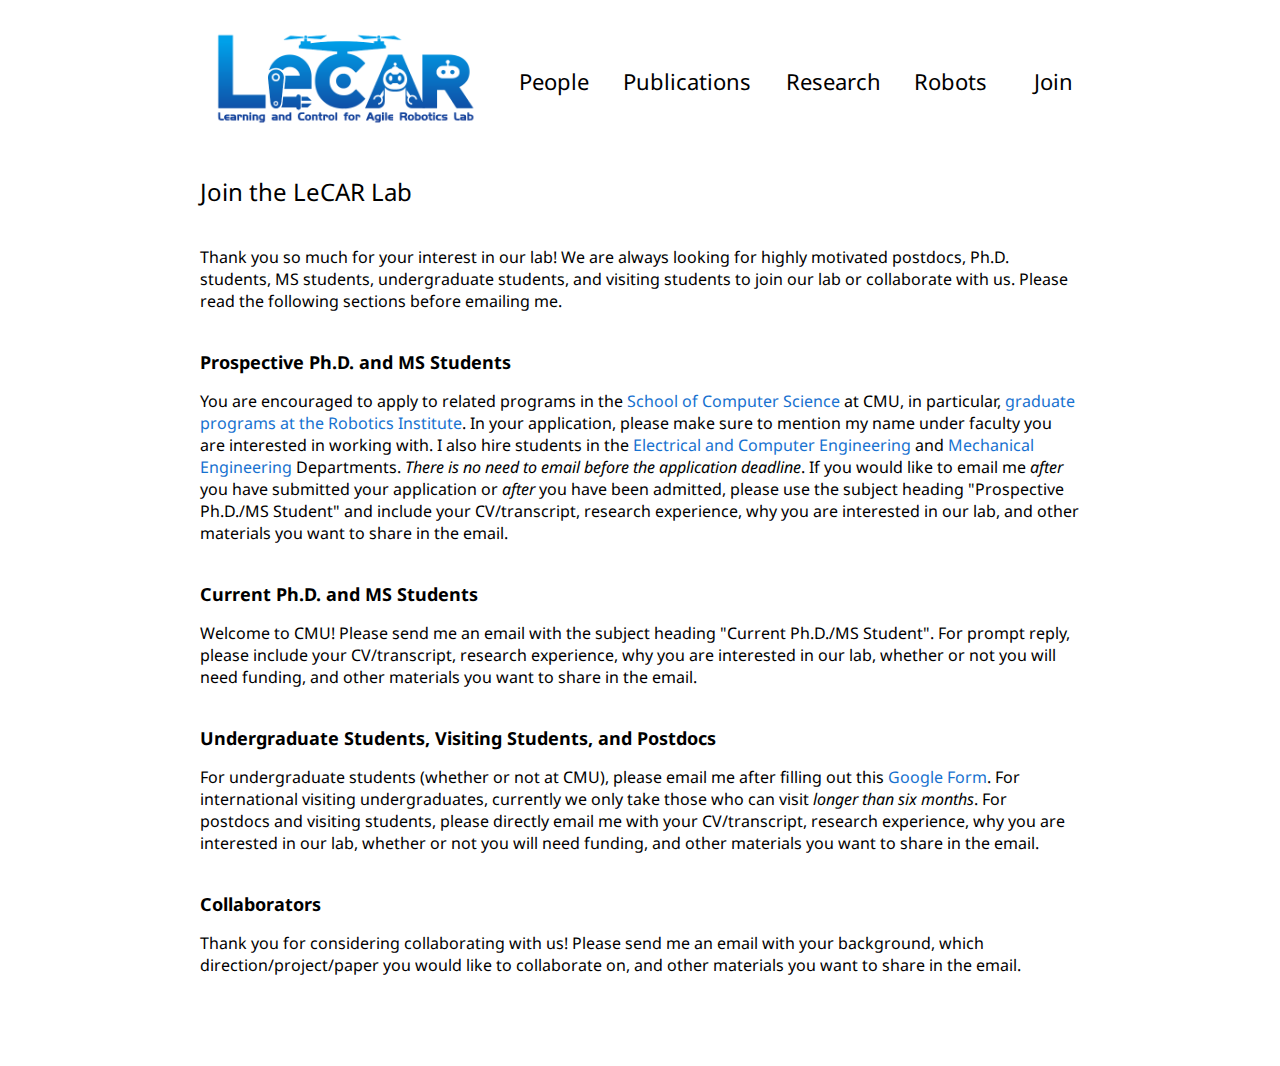
<file: join.html>
<!DOCTYPE html>
<html lang="en">


<head>
    <meta charset="UTF-8">
    <meta name="viewport" content="width=900">
    <title>Join</title>
    <link rel="stylesheet" href="styles.css">
    <link rel="icon" href="assets/icon.jpg">
    <link href="https://fonts.googleapis.com/css?family=Google+Sans|Castoro"
        rel="stylesheet">
    <link href="https://fonts.googleapis.com/css?family=Noto+Sans:400,700,400italic,700italic"
        rel="stylesheet">    
    <!-- <link href='http://fonts.googleapis.com/css?family=Lato:400,700,400italic,700italic' rel='stylesheet'> -->
    <link rel="stylesheet" href="https://cdnjs.cloudflare.com/ajax/libs/font-awesome/5.15.3/css/all.min.css">
</head>


<body>
    <table width="900" border="0" align="center" cellspacing="0" cellpadding="20">
    <tr>
        <td style="width:25%; vertical-align:middle; padding-right: 10px;">
            <a href="index.html"><img src="assets/logo.png" height="100"></a>
        </td>

        <td style="width:15%; vertical-align:middle; text-align:center; padding-right: 5px;">
            <a href="people.html" style="font-size: 22px; color:black">People</a>
        </td>

        <td style="width:15%; vertical-align:middle; text-align:center; padding-right: 10px;">
            <a href="publications.html" style="font-size: 22px; color:black">Publications</a>
        </td>

        <td style="width:15%; vertical-align:middle; text-align:center; padding-right: 0px;">
            <a href="research.html" style="font-size: 22px; color:black">Research</a>
        </td>

        <td style="width:15%; vertical-align:middle; text-align:center; padding-right: 0px;">
            <a href="robots.html" style="font-size: 22px; color:black">Robots</a>
        </td>

        <td style="width:15%; vertical-align:middle; text-align:center; padding-right: 0px;">
            <a href="join.html" style="font-size: 22px; color:black">Join</a>
        </td>
    </tr>
    </table>

    <br>

    <table width="880" border="0" align="center" cellspacing="0" cellpadding="0">
    <tr>
        <td width="100%" valign="middle">
            <heading>Join the LeCAR Lab</heading>
        </td>
    </tr>
    </table>

    <br>

    <table width="880" border="0" align="center" cellspacing="0" cellpadding="0">
    <tr>
        <td width="100%" valign="middle">
            <p> Thank you so much for your interest in our lab! We are always looking for highly motivated postdocs, Ph.D. students, MS students, undergraduate students, and visiting students to join our lab or collaborate with us. Please read the following sections before emailing me.
            </p>
        </td>
    </tr>
    </table>

    <br>

    <table width="880" border="0" align="center" cellspacing="0" cellpadding="0">
    <tr>
        <td width="100%" valign="middle">
        <p style="font-size: 18px; font-weight: 700; margin-top: 0; margin-bottom: 0">Prospective Ph.D. and MS Students</p>
        <p> You are encouraged to apply to related programs in the <a href="https://www.cs.cmu.edu/academics/overview-programs" target="_blank">School of Computer Science</a> at CMU, in particular, <a href="https://www.ri.cmu.edu/ri-education/" target="_blank">graduate programs at the Robotics Institute</a>. In your application, please make sure to mention my name under faculty you are interested in working with. I also hire students in the <a href="https://www.ece.cmu.edu/" target="_blank">Electrical and Computer Engineering</a> and <a href="https://www.meche.engineering.cmu.edu/" target="_blank">Mechanical Engineering</a> Departments. <em>There is no need to email before the application deadline</em>. If you would like to email me <em>after</em> you have submitted your application or <em>after</em> you have been admitted, please use the subject heading "Prospective Ph.D./MS Student" and include your CV/transcript, research experience, why you are interested in our lab, and other materials you want to share in the email.
        </p>
        </td>
    </tr>
    </table>

    <br>

    <table width="880" border="0" align="center" cellspacing="0" cellpadding="0">
    <tr>
        <td width="100%" valign="middle">
        <p style="font-size: 18px; font-weight: 700; margin-top: 0; margin-bottom: 0">Current Ph.D. and MS Students</p>
        <p> Welcome to CMU! Please send me an email with the subject heading "Current Ph.D./MS Student". For prompt reply, please include your CV/transcript, research experience, why you are interested in our lab, whether or not you will need funding, and other materials you want to share in the email. 
        </p>
        </td>
    </tr>
    </table>

    <br>

    <table width="880" border="0" align="center" cellspacing="0" cellpadding="0">
    <tr>
        <td width="100%" valign="middle">
        <p style="font-size: 18px; font-weight: 700; margin-top: 0; margin-bottom: 0">Undergraduate Students, Visiting Students, and Postdocs</p>
        <p> For undergraduate students (whether or not at CMU), please email me after filling out this <a href="https://forms.gle/p8VZCHk78tU7FeBE8" target="_blank">Google Form</a>. For international visiting undergraduates, currently we only take those who can visit <em>longer than six months</em>. For postdocs and visiting students, please directly email me with your CV/transcript, research experience, why you are interested in our lab, whether or not you will need funding, and other materials you want to share in the email.
        </p>
        </td>
    </tr>
    </table>

    <br>

    <table width="880" border="0" align="center" cellspacing="0" cellpadding="0">
    <tr>
        <td width="100%" valign="middle">
        <p style="font-size: 18px; font-weight: 700; margin-top: 0; margin-bottom: 0">Collaborators</p>
        <p> Thank you for considering collaborating with us! Please send me an email with your background, which direction/project/paper you would like to collaborate on, and other materials you want to share in the email.
        </p>
        </td>
    </tr>
    </table>

    <br>
    <br>
    <br>

</body>


</html>
</file>
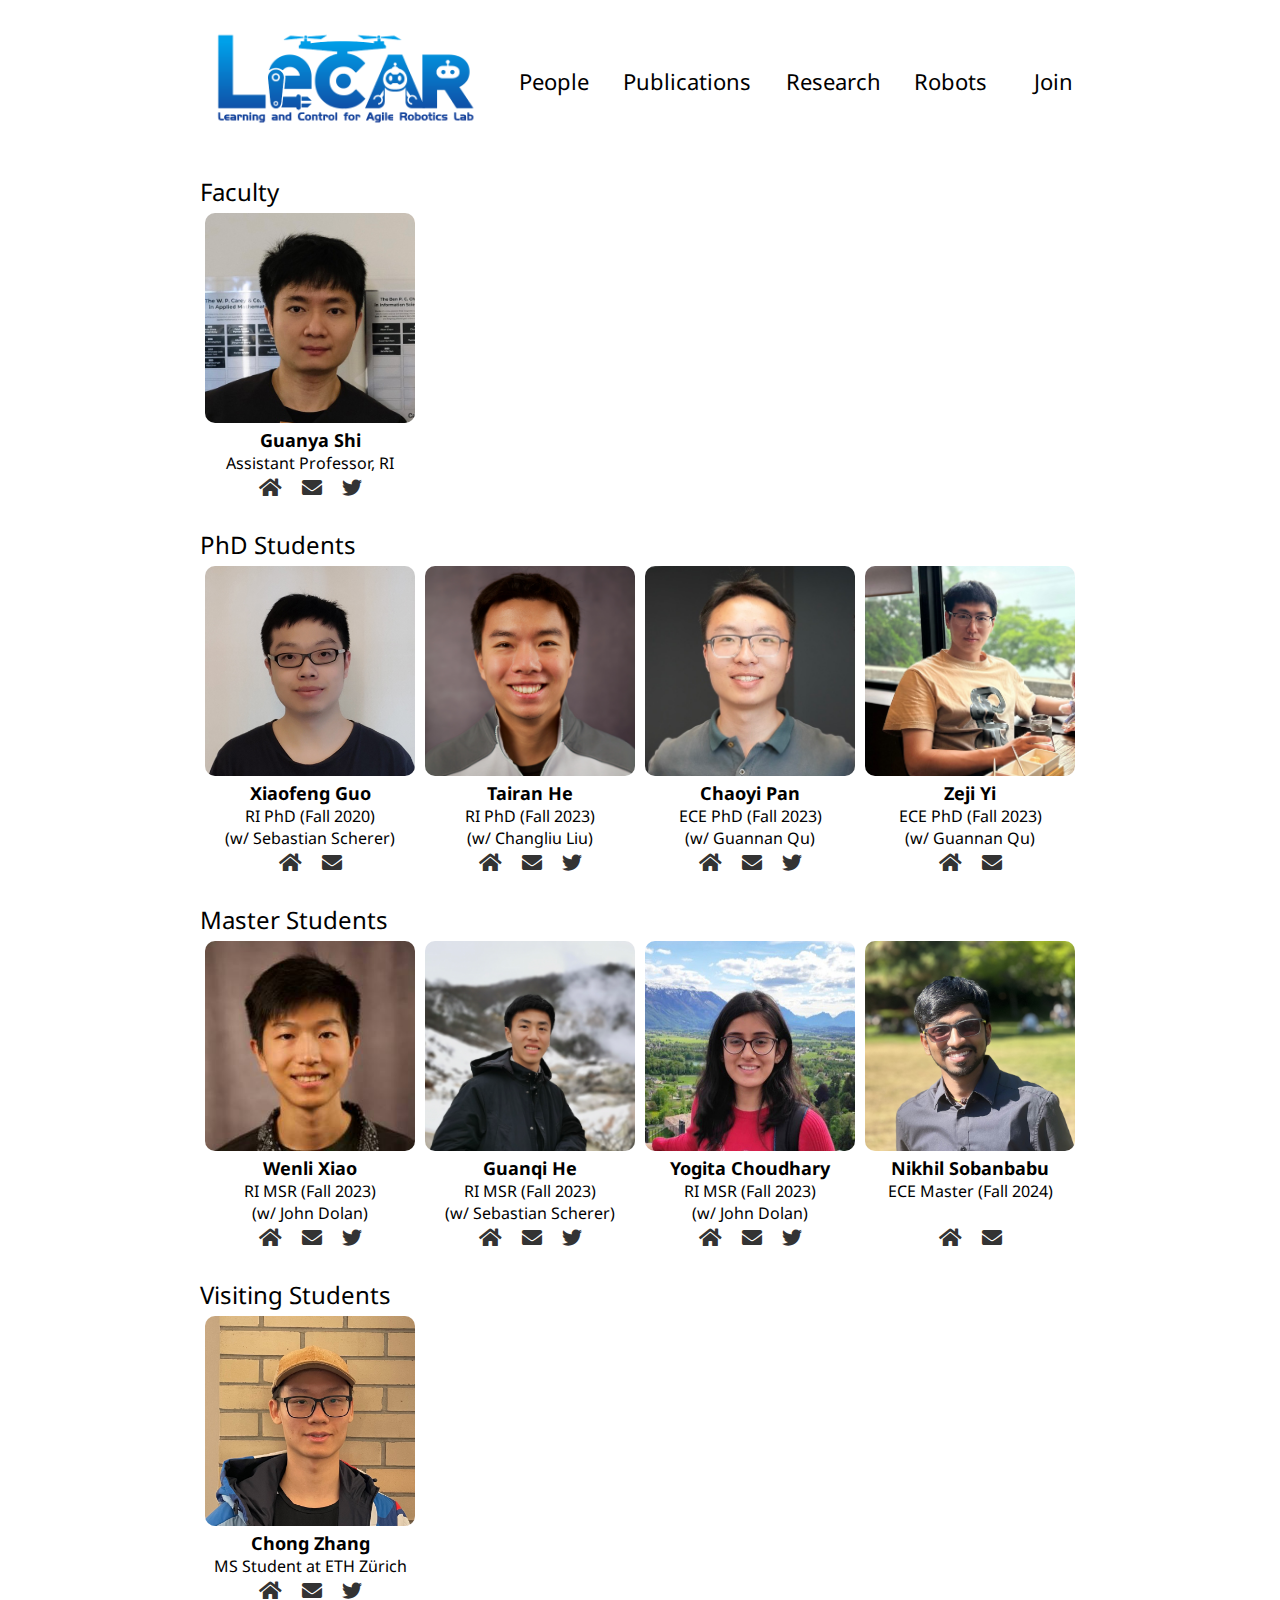
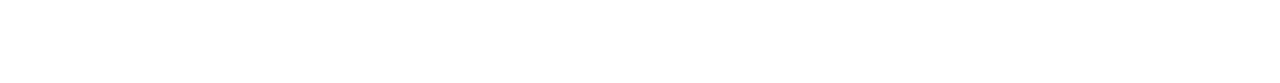
<file: people.html>
<!DOCTYPE html>
<html lang="en">


<head>
    <meta charset="UTF-8">
    <meta name="viewport" content="width=900">
    <title>People</title>
    <link rel="stylesheet" href="styles.css">
    <link rel="icon" href="assets/icon.jpg">
    <link href="https://fonts.googleapis.com/css?family=Google+Sans|Castoro"
        rel="stylesheet">
    <link href="https://fonts.googleapis.com/css?family=Noto+Sans:400,700,400italic,700italic"
        rel="stylesheet">    
    <!-- <link href='http://fonts.googleapis.com/css?family=Lato:400,700,400italic,700italic' rel='stylesheet'> -->
    <link rel="stylesheet" href="https://cdnjs.cloudflare.com/ajax/libs/font-awesome/5.15.3/css/all.min.css">
</head>


<body>
    <table width="900" border="0" align="center" cellspacing="0" cellpadding="20">
    <tr>
        <td style="width:25%; vertical-align:middle; padding-right: 10px;">
            <a href="index.html"><img src="assets/logo.png" height="100"></a>
        </td>

        <td style="width:15%; vertical-align:middle; text-align:center; padding-right: 5px;">
            <a href="people.html" style="font-size: 22px; color:black">People</a>
        </td>

        <td style="width:15%; vertical-align:middle; text-align:center; padding-right: 10px;">
            <a href="publications.html" style="font-size: 22px; color:black">Publications</a>
        </td>

        <td style="width:15%; vertical-align:middle; text-align:center; padding-right: 0px;">
            <a href="research.html" style="font-size: 22px; color:black">Research</a>
        </td>

        <td style="width:15%; vertical-align:middle; text-align:center; padding-right: 0px;">
            <a href="robots.html" style="font-size: 22px; color:black">Robots</a>
        </td>

        <td style="width:15%; vertical-align:middle; text-align:center; padding-right: 0px;">
            <a href="join.html" style="font-size: 22px; color:black">Join</a>
        </td>
    </tr>
    </table>

    <br>

    <table width="880" border="0" align="center" cellspacing="0" cellpadding="0">
    <tr>
        <td width="100%" valign="middle">
            <heading>Faculty</heading>
        </td>
    </tr>
    </table>
    
    <table width="880" border="0" align="center" cellspacing="0" cellpadding="5">
    <tr>
        <td width="25%" valign="middle">
            <img src="people/Guanya_Commencement.jpg" width='100%' style="border-radius: 10px">
            <p align="center" style="font-size: 18px; font-weight: 700; margin-top: 0; margin-bottom: 0">Guanya Shi</p>
            <p align="center" style="margin-top: 0; margin-bottom: 0">Assistant Professor, RI</p>
            <div class="social-icons-small">
                <a href="http://www.gshi.me/" target="_blank" aria-label="Homepage">
                    <i class="fas fa-home"></i>
                </a>
                <a href="mailto:guanyas@andrew.cmu.edu" target="_blank" aria-label="Email">
                    <i class="fas fa-envelope"></i>
                </a>
                <a href="https://twitter.com/GuanyaShi" target="_blank" aria-label="Twitter">
                    <i class="fab fa-twitter"></i>
                </a>
            </div>
        </td>
        <td width="25%" valign="middle">
        </td>
        <td width="25%" valign="middle">
        </td>
        <td width="25%" valign="middle">
        </td>
    </tr>
    </table>

    <br>

    <table width="880" border="0" align="center" cellspacing="0" cellpadding="0">
    <tr>
        <td width="100%" valign="middle">
            <heading>PhD Students</heading>
        </td>
    </tr>
    </table>
    
    <table width="880" border="0" align="center" cellspacing="0" cellpadding="5">
    <tr>
        <td width='25%' valign="middle">
            <img src="people/Xiaofeng.jpg" width='100%' style="border-radius: 10px">
            <p align="center" style="font-size: 18px; font-weight: 700; margin-top: 0; margin-bottom: 0">Xiaofeng Guo</p>
            <p align="center" style="margin-top: 0; margin-bottom: 0">RI PhD (Fall 2020)</p>
            <p align="center" style="margin-top: 0; margin-bottom: 0">(w/ Sebastian Scherer)</p>            
            <div class="social-icons-small">
                <a href="https://xiaofeng-guo.github.io/" target="_blank" aria-label="Homepage">
                    <i class="fas fa-home"></i>
                </a>
                <a href="mailto:xguo2@andrew.cmu.edu" target="_blank" aria-label="Email">
                    <i class="fas fa-envelope"></i>
                </a>
            </div>
        </td>

        <td width='25%' valign="middle">
            <img src="people/Tairan.jpg" width='100%' style="border-radius: 10px">
            <p align="center" style="font-size: 18px; font-weight: 700; margin-top: 0; margin-bottom: 0">Tairan He</p>
            <p align="center" style="margin-top: 0; margin-bottom: 0">RI PhD (Fall 2023)</p>
            <p align="center" style="margin-top: 0; margin-bottom: 0">(w/ Changliu Liu)</p>
            <div class="social-icons-small">
                <a href="https://tairanhe.com/" target="_blank" aria-label="Homepage">
                    <i class="fas fa-home"></i>
                </a>
                <a href="mailto:tairanh@andrew.cmu.edu" target="_blank" aria-label="Email">
                    <i class="fas fa-envelope"></i>
                </a>
                <a href="https://twitter.com/TairanHe99" target="_blank" aria-label="Twitter">
                    <i class="fab fa-twitter"></i>
                </a>
            </div>
        </td>

        <td width='25%' valign="middle">
            <img src="people/Chaoyi.jpg" width='100%' style="border-radius: 10px">
            <p align="center" style="font-size: 18px; font-weight: 700; margin-top: 0; margin-bottom: 0">Chaoyi Pan</p>
            <p align="center" style="margin-top: 0; margin-bottom: 0">ECE PhD (Fall 2023)</p>
            <p align="center" style="margin-top: 0; margin-bottom: 0">(w/ Guannan Qu)</p>
            <div class="social-icons-small">
                <a href="http://www.panchaoyi.com/" target="_blank" aria-label="Homepage">
                    <i class="fas fa-home"></i>
                </a>
                <a href="mailto:chaoyip@andrew.cmu.edu" target="_blank" aria-label="Email">
                    <i class="fas fa-envelope"></i>
                </a>
                <a href="https://twitter.com/ChaoyiPan" target="_blank" aria-label="Twitter">
                    <i class="fab fa-twitter"></i>
                </a>
            </div>
        </td>

        <td width='25%' valign="middle">
            <img src="people/Zeji.jpg" width='100%' style="border-radius: 10px">
            <p align="center" style="font-size: 18px; font-weight: 700; margin-top: 0; margin-bottom: 0">Zeji Yi</p>
            <p align="center" style="margin-top: 0; margin-bottom: 0">ECE PhD (Fall 2023)</p>
            <p align="center" style="margin-top: 0; margin-bottom: 0">(w/ Guannan Qu)</p>
            <div class="social-icons-small">
                <a href="http://iscoyizj.github.io/" target="_blank" aria-label="Homepage">
                    <i class="fas fa-home"></i>
                </a>
                <a href="mailto:zejiy@andrew.cmu.edu" target="_blank" aria-label="Email">
                    <i class="fas fa-envelope"></i>
                </a>
            </div>
        </td>
    </tr>
    </table>

    <br>

    <table width="880" border="0" align="center" cellspacing="0" cellpadding="0">
    <tr>
        <td width="100%" valign="middle">
            <heading>Master Students</heading>
        </td>
    </tr>
    </table>
    
    <table width="880" border="0" align="center" cellspacing="0" cellpadding="5">
    <tr>
        <td width="25%" valign="middle">
            <img src="people/Wenli.jpg" width='100%' style="border-radius: 10px">
            <p align="center" style="font-size: 18px; font-weight: 700; margin-top: 0; margin-bottom: 0">Wenli Xiao</p>
            <p align="center" style="margin-top: 0; margin-bottom: 0">RI MSR (Fall 2023)</p>
            <p align="center" style="margin-top: 0; margin-bottom: 0">(w/ John Dolan)</p>
            <div class="social-icons-small">
                <a href="https://wenlixiao-cs.github.io/" target="_blank" aria-label="Homepage">
                    <i class="fas fa-home"></i>
                </a>
                <a href="mailto:wxiao2@andrew.cmu.edu" target="_blank" aria-label="Email">
                    <i class="fas fa-envelope"></i>
                </a>
                <a href="https://twitter.com/RandyXiao_" target="_blank" aria-label="Twitter">
                    <i class="fab fa-twitter"></i>
                </a>
            </div>
        </td>

        <td width="25%" valign="middle">
            <img src="people/Guanqi.jpg" width='100%' style="border-radius: 10px">
            <p align="center" style="font-size: 18px; font-weight: 700; margin-top: 0; margin-bottom: 0">Guanqi He</p>
            <p align="center" style="margin-top: 0; margin-bottom: 0">RI MSR (Fall 2023)</p>
            <p align="center" style="margin-top: 0; margin-bottom: 0">(w/ Sebastian Scherer)</p>
            <div class="social-icons-small">
                <a href="https://guanqihe.github.io/" target="_blank" aria-label="Homepage">
                    <i class="fas fa-home"></i>
                </a>
                <a href="mailto:guanqihe@andrew.cmu.edu" target="_blank" aria-label="Email">
                    <i class="fas fa-envelope"></i>
                </a>
                <a href="https://twitter.com/guanqi_he" target="_blank" aria-label="Twitter">
                    <i class="fab fa-twitter"></i>
                </a>
            </div>
        </td>

        <td width="25%" valign="middle">
            <img src="people/Yogita.jpg" width='100%' style="border-radius: 10px">
            <p align="center" style="font-size: 18px; font-weight: 700; margin-top: 0; margin-bottom: 0">Yogita Choudhary</p>
            <p align="center" style="margin-top: 0; margin-bottom: 0">RI MSR (Fall 2023)</p>
            <p align="center" style="margin-top: 0; margin-bottom: 0">(w/ John Dolan)</p>
            <div class="social-icons-small">
                <a href="https://www.linkedin.com/in/yogita-choudhary-2b48b015a/" target="_blank" aria-label="Homepage">
                    <i class="fas fa-home"></i>
                </a>
                <a href="mailto:ychoudha@andrew.cmu.edu" target="_blank" aria-label="Email">
                    <i class="fas fa-envelope"></i>
                </a>
                <a href="https://twitter.com/The_Xplorer9" target="_blank" aria-label="Twitter">
                    <i class="fab fa-twitter"></i>
                </a>
            </div>
        </td>
        
        <td width="25%" valign="middle">
            <img src="people/Nikhil.jpg" width='100%' style="border-radius: 10px">
            <p align="center" style="font-size: 18px; font-weight: 700; margin-top: 0; margin-bottom: 0">Nikhil Sobanbabu</p>
            <p align="center" style="margin-top: 0; margin-bottom: 0">ECE Master (Fall 2024)</p>
            <p align="center" style="margin-top: 0; margin-bottom: 0">&nbsp</p>
            <div class="social-icons-small">
                <a href="https://nike353.github.io/" target="_blank" aria-label="Homepage">
                    <i class="fas fa-home"></i>
                </a>
                <a href="mailto:nsobanba@andrew.cmu.edu" target="_blank" aria-label="Email">
                    <i class="fas fa-envelope"></i>
                </a>
            </div>
        </td>
    </tr>
    </table>

    <br>

    <table width="880" border="0" align="center" cellspacing="0" cellpadding="0">
    <tr>
        <td width="100%" valign="middle">
            <heading>Visiting Students</heading>
        </td>
    </tr>
    </table>
    
    <table width="880" border="0" align="center" cellspacing="0" cellpadding="5">
    <tr>
        <td width="25%" valign="middle">
            <img src="people/Chong.png" width='100%' style="border-radius: 10px">
            <p align="center" style="font-size: 18px; font-weight: 700; margin-top: 0; margin-bottom: 0">Chong Zhang</p>
            <p align="center" style="margin-top: 0; margin-bottom: 0">MS Student at ETH Zürich</p>
            <div class="social-icons-small">
                <a href="https://zita-ch.github.io/" target="_blank" aria-label="Homepage">
                    <i class="fas fa-home"></i>
                </a>
                <a href="chozhang@student.ethz.ch" target="_blank" aria-label="Email">
                    <i class="fas fa-envelope"></i>
                </a>
                <a href="https://twitter.com/ChongZitaZhang" target="_blank" aria-label="Twitter">
                    <i class="fab fa-twitter"></i>
                </a>
            </div>
        </td>
        
        <td width="25%" valign="middle">
        </td>

        <td width="25%" valign="middle">
        </td>
        
        <td width="25%" valign="middle">
        </td>
    </tr>
    </table>

    <!--  
    <br>

   <table width="880" border="0" align="center" cellspacing="0" cellpadding="0">
    <tr>
        <td width="100%" valign="middle">
            <heading>Collaborators</heading>
        </td>
    </tr>
    </table>
    
    <table width="880" border="0" align="center" cellspacing="0" cellpadding="5">
    <tr>
        <td width="25%" valign="middle">
            <img src="people/Mohammad.png" width='100%' style="border-radius: 10px">
            <p align="center" style="font-size: 18px; font-weight: 700; margin-top: 0; margin-bottom: 0">Mohammadreza Mousaei</p>
            <p align="center" style="margin-top: 0; margin-bottom: 0">RI PhD</p>
            <div class="social-icons-small">
                <a href="https://www.cs.cmu.edu/~mmousaei/" target="_blank" aria-label="Homepage">
                    <i class="fas fa-home"></i>
                </a>
                <a href="mailto:mmousaei@andrew.cmu.edu" target="_blank" aria-label="Email">
                    <i class="fas fa-envelope"></i>
                </a>
                <a href="https://twitter.com/mmousaei77" target="_blank" aria-label="Twitter">
                    <i class="fab fa-twitter"></i>
                </a>
            </div>
        </td>
        
        <td width="25%" valign="middle">
        </td>

        <td width="25%" valign="middle">
        </td>
        
        <td width="25%" valign="middle">
        </td>
    </tr>
    </table>
    -->

    <br>
    <br>
    <br>

</body>

</html>
</file>
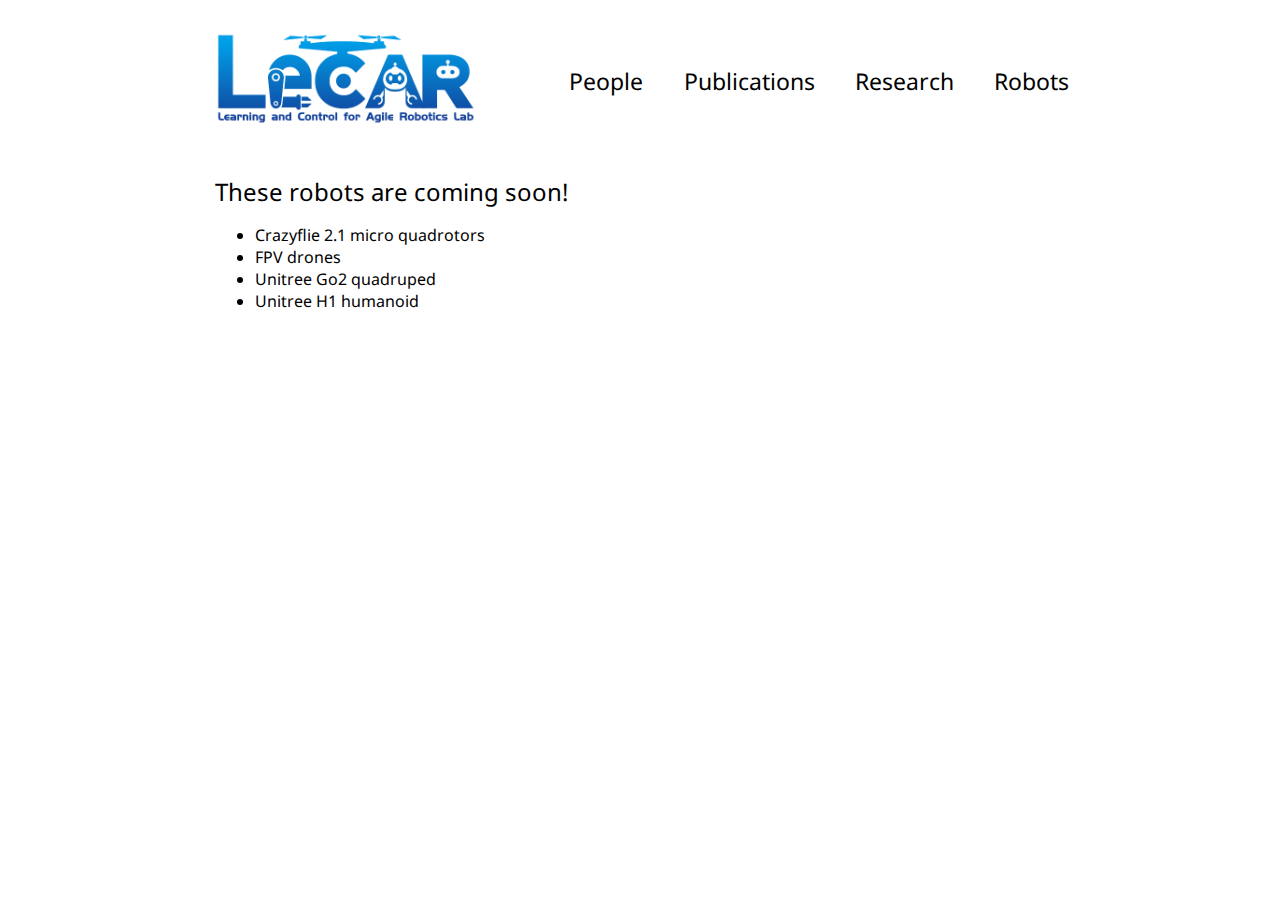
<file: robots.html>
<!DOCTYPE html>
<html lang="en">


<head>
    <meta charset="UTF-8">
    <meta name="viewport" content="width=device-width, initial-scale=1.0">
    <title>Robots</title>
    <link rel="stylesheet" href="styles.css">
    <link rel="icon" href="assets/icon.jpg">
    <link href="https://fonts.googleapis.com/css?family=Google+Sans|Castoro"
        rel="stylesheet">
    <link href="https://fonts.googleapis.com/css?family=Noto+Sans:400,700,400italic,700italic"
        rel="stylesheet">    
    <!-- <link href='http://fonts.googleapis.com/css?family=Lato:400,700,400italic,700italic' rel='stylesheet'> -->
    <link rel="stylesheet" href="https://cdnjs.cloudflare.com/ajax/libs/font-awesome/5.15.3/css/all.min.css">
</head>


<body>
    <table width="900" border="0" align="center" cellspacing="0" cellpadding="20">
    <tr>
        <td width="20%" valign="middle">
            <a href="index.html"><img src="assets/logo.png" height="100"></a>
        </td>
        <td width="20%" valign="middle"></td>
        <td width="15%" valign="middle">
            <a href="people.html" style="font-size: 23px; color:black">People</a>
        </td>
        <td width="15%" valign="middle">
            <a href="publications.html" style="font-size: 23px; color:black">Publications</a>
        </td>
        <td width="15%" valign="middle">
            <a href="research.html" style="font-size: 23px; color:black">Research</a>
        </td>
        <td width="15%" valign="middle">
            <a href="robots.html" style="font-size: 23px; color:black">Robots</a>
        </td>
    </tr>
    </table>

    <br>

    <table width="850" border="0" align="center" cellspacing="0" cellpadding="0">
    <tr>
        <td width="100%" valign="middle">
            <heading>These robots are coming soon!</heading>
        </td>
    </tr>
    <tr>
        <td width="100%" valign="middle">
            <ul>
            <li>Crazyflie 2.1 micro quadrotors</li>
            <li>FPV drones</li>
            <li>Unitree Go2 quadruped</li>
            <li>Unitree H1 humanoid</li>
            </ul>
        </td>
    </tr>
    </table>
</body>

</html>
</file>
<file: styles.css>
a {
  color: #1772d0;
  text-decoration: none;
}

a:focus,
a:hover {
  color: #f09228;
  text-decoration: none;
}

body,
td,
th,
tr,
p,
a {
  font-family: 'Noto Sans', sans-serif;
  font-size: 16px;
}

strong {
  font-family: 'Noto Sans', sans-serif;
  font-size: 16px;
  font-weight: 700;
}

papertitle {
  font-family: 'Noto Sans', sans-serif;
  font-size: 16px;
  font-weight: 700;
}

name {
  font-family: 'Noto Sans', sans-serif;
  font-size: 18px;
  font-weight: 700;
}

heading {
  font-family: 'Noto Sans', sans-serif;
  font-size: 24px;
}

papertitle {
  font-family: 'Noto Sans', sans-serif;
  font-size: 16px;
  font-weight: 700
}

.image-container {
    display: flex;
    justify-content: center;  /* Horizontal centering */
    align-items: center;      /* Vertical centering */
}

.image-container img {
    max-width: 100%;          /* Ensure the image doesn't exceed its natural width */
}

.social-icons {
    display: flex;
    justify-content: center; /* Center icons horizontally */
    padding: 20px 0; /* Padding at the top and bottom */
}

.social-icons a {
    margin: 0 10px; /* Spacing between icons */
    font-size: 40px; /* Icon size */
    color: #333; /* Icon color; adjust as needed */
    transition: color 0.3s; /* Smooth color transition */
}

.social-icons a:hover {
    color: #007BFF; /* Color when the icon is hovered over; adjust as needed */
}

.social-icons-small {
    display: flex;
    justify-content: center; /* Center icons horizontally */
    padding: 0px 0; /* Padding at the top and bottom */
}

.social-icons-small a {
    margin: 0 10px; /* Spacing between icons */
    font-size: 20px; /* Icon size */
    color: #333; /* Icon color; adjust as needed */
    transition: color 0.3s; /* Smooth color transition */
}

.social-icons-small a:hover {
    color: #007BFF; /* Color when the icon is hovered over; adjust as needed */
}
</file>
